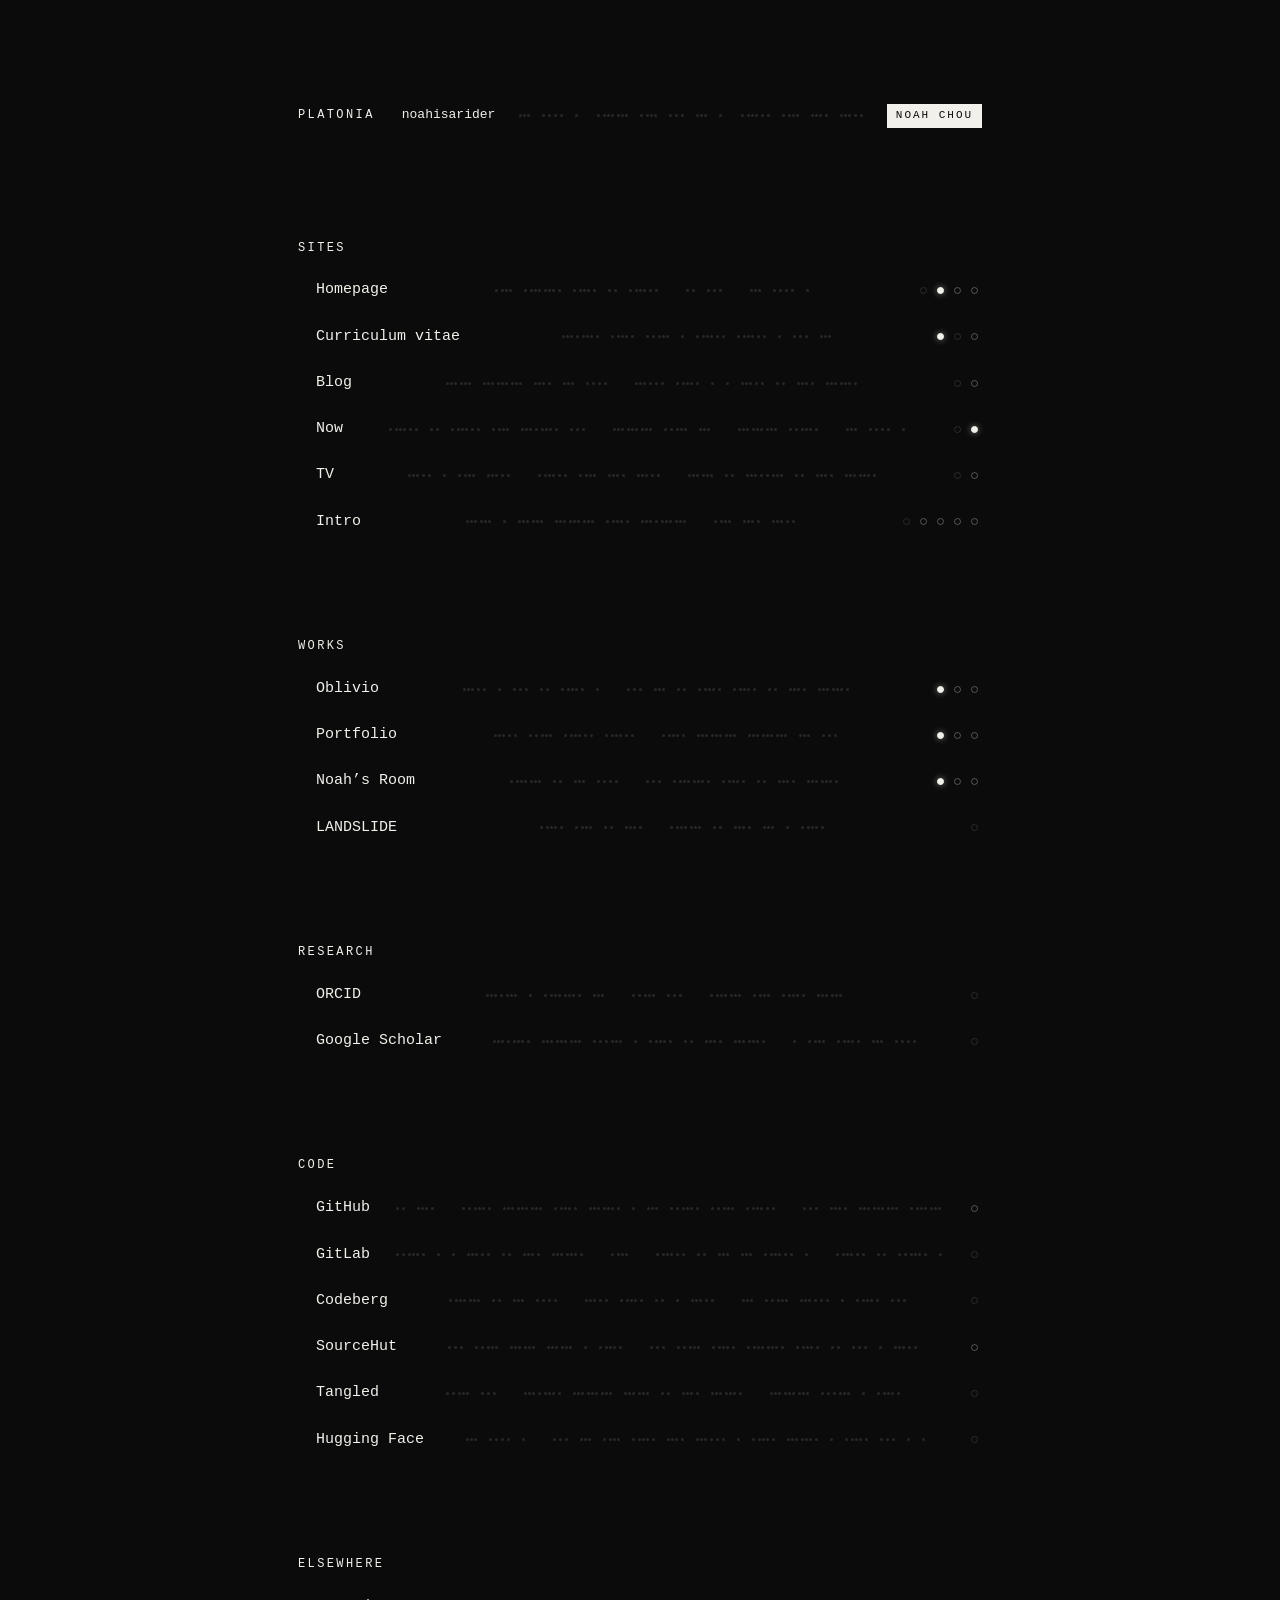
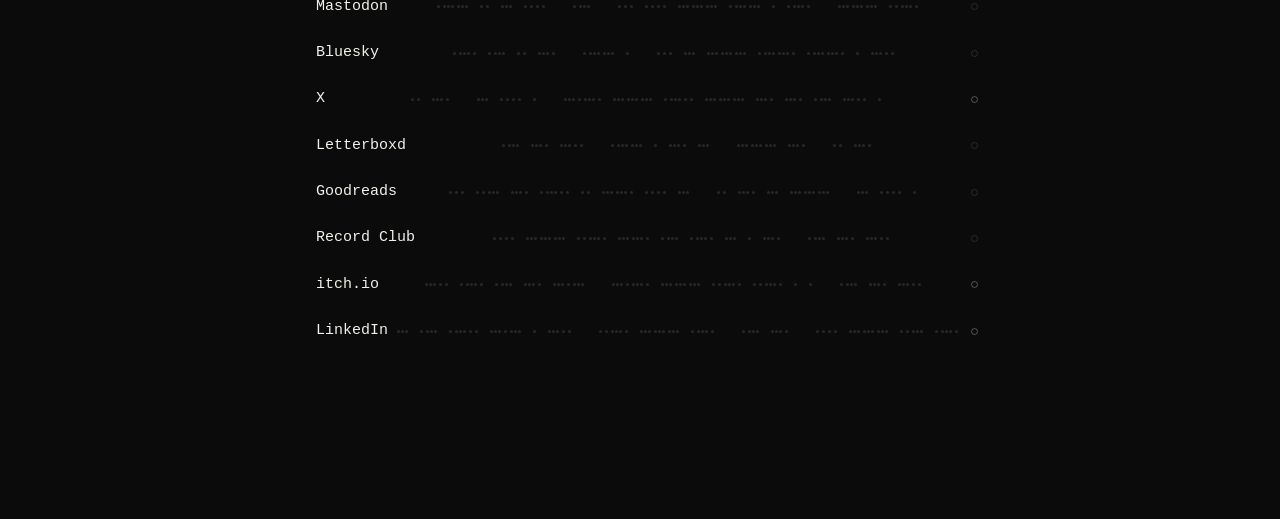
<file: index.html>
<!doctype html>
<html lang="en">
<head>
<meta charset="utf-8">
<meta name="viewport" content="width=device-width, initial-scale=1">
<title>PLATONIA</title>
<meta name="description" content="Every address that belongs to one person: sites, works, code, research and accounts.">
<link rel="canonical" href="https://noahisarider.github.io/platonia/">

<link rel="icon" href="favicon.svg" type="image/svg+xml">
<link rel="icon" href="favicon-32.png" sizes="32x32" type="image/png">
<link rel="icon" href="favicon-16.png" sizes="16x16" type="image/png">
<link rel="apple-touch-icon" href="apple-touch-icon.png">

<link rel="me" href="https://noahisarider.github.io/">
<link rel="me" href="https://noahisarider.gitlab.io/">
<link rel="me" href="https://noahisarider.codeberg.page/">
<link rel="me" href="https://noahisarider.pages.dev/">
<link rel="me" href="https://mastodon.social/@noahisarider">

<meta property="og:type" content="profile">
<meta property="og:title" content="PLATONIA">
<meta property="og:description" content="Every address that belongs to one person.">
<meta property="og:url" content="https://noahisarider.github.io/platonia/">

<link rel="stylesheet" href="style.css">

<script type="application/ld+json">
{
  "@context": "https://schema.org",
  "@type": "ProfilePage",
  "mainEntity": {
    "@type": "Person",
    "name": "Noah Chou",
    "alternateName": ["NoahIsARider", "Fangyanuo Zhou"],
    "url": "https://noahisarider.github.io/platonia/",
    "sameAs": [
      "https://github.com/NoahIsARider",
      "https://gitlab.com/NoahIsARider",
      "https://codeberg.org/NoahIsARider",
      "https://sr.ht/~noahisarider/",
      "https://tangled.org/noahisarider.bsky.social",
      "https://huggingface.co/NoahIsARider",
      "https://noahisarider.itch.io/",
      "https://orcid.org/0009-0008-5164-147X",
      "https://scholar.google.com/citations?user=CLf-BNAAAAAJ",
      "https://www.linkedin.com/in/noahzhou2005",
      "https://mastodon.social/@noahisarider",
      "https://bsky.app/profile/noahisarider.bsky.social",
      "https://x.com/NoahIsARider",
      "https://letterboxd.com/noahisarider/",
      "https://www.goodreads.com/ratkingsyndrome",
      "https://record.club/noahisarider",
      "https://noahisarider.nekoweb.org/",
      "https://noahisarider.neocities.org/",
      "https://envs.net/~noahisarider/",
      "https://noahisarider.pages.dev/",
      "https://noahisarider.github.io/",
      "https://noahisarider.gitlab.io/",
      "https://noahisarider.codeberg.page/",
      "https://fangyanuo-zhou.pages.dev/",
      "https://noahsblog.pages.dev/",
      "https://noahisarider.srht.site/",
      "https://noahsroom.pages.dev/",
      "https://noahisarider.tngl.io/",
      "https://github.com/LandslideLab"
    ]
  }
}
</script>
</head>
<body>
<main>

  <header class="plate">
    <span class="mark">PLATONIA</span>
    <span class="handle">noahisarider</span>
    <span class="morse" aria-hidden="true"><span class="x"><i></i><i></i><i></i></span><i class="g"></i><i></i><i></i><i></i><i></i><i class="g"></i><i></i><i class="gg"></i><i></i><span class="x"><i></i><i></i><i></i></span><span class="x"><i></i><i></i><i></i></span><i class="g"></i><i></i><span class="x"><i></i><i></i><i></i></span><i class="g"></i><i></i><i></i><i></i><i class="g"></i><span class="x"><i></i><i></i><i></i></span><i class="g"></i><i></i><i class="gg"></i><i></i><span class="x"><i></i><i></i><i></i></span><i></i><i></i><i class="g"></i><i></i><span class="x"><i></i><i></i><i></i></span><i class="g"></i><span class="x"><i></i><i></i><i></i></span><i></i><i class="g"></i><span class="x"><i></i><i></i><i></i></span><i></i><i></i></span>
    <span class="stamp">NOAH CHOU</span>
  </header>

  <section class="block">
    <h2 class="label">Sites</h2>
    <ul class="rows">
      <li class="row"><a href="https://noahisarider.pages.dev/" data-alt="https://noahisarider.github.io/|https://noahisarider.gitlab.io/|https://noahisarider.codeberg.page/">Homepage</a><span class="morse" aria-hidden="true"><i></i><span class="x"><i></i><i></i><i></i></span><i class="g"></i><i></i><span class="x"><i></i><i></i><i></i></span><span class="x"><i></i><i></i><i></i></span><i></i><i class="g"></i><i></i><span class="x"><i></i><i></i><i></i></span><i></i><i class="g"></i><i></i><i></i><i class="g"></i><i></i><span class="x"><i></i><i></i><i></i></span><i></i><i></i><i class="g"></i><i class="gg"></i><i></i><i></i><i class="g"></i><i></i><i></i><i></i><i class="g"></i><i class="gg"></i><span class="x"><i></i><i></i><i></i></span><i class="g"></i><i></i><i></i><i></i><i></i><i class="g"></i><i></i></span><span class="dots"></span></li>
      <li class="row"><a href="https://noahisarider.github.io/cv/" data-alt="https://noahisarider.gitlab.io/cv/|https://noahisarider.codeberg.page/cv/">Curriculum vitae</a><span class="morse" aria-hidden="true"><span class="x"><i></i><i></i><i></i></span><i></i><span class="x"><i></i><i></i><i></i></span><i></i><i class="g"></i><i></i><span class="x"><i></i><i></i><i></i></span><i></i><i class="g"></i><i></i><i></i><span class="x"><i></i><i></i><i></i></span><i class="g"></i><i></i><i class="g"></i><i></i><span class="x"><i></i><i></i><i></i></span><i></i><i></i><i class="g"></i><i></i><span class="x"><i></i><i></i><i></i></span><i></i><i></i><i class="g"></i><i></i><i class="g"></i><i></i><i></i><i></i><i class="g"></i><span class="x"><i></i><i></i><i></i></span></span><span class="dots"></span></li>
      <li class="row"><a href="https://noahsblog.pages.dev/" data-alt="https://noahisarider.github.io/noahsblog/">Blog</a><span class="morse" aria-hidden="true"><span class="x"><i></i><i></i><i></i></span><span class="x"><i></i><i></i><i></i></span><i class="g"></i><span class="x"><i></i><i></i><i></i></span><span class="x"><i></i><i></i><i></i></span><span class="x"><i></i><i></i><i></i></span><i class="g"></i><span class="x"><i></i><i></i><i></i></span><i></i><i class="g"></i><span class="x"><i></i><i></i><i></i></span><i class="g"></i><i></i><i></i><i></i><i></i><i class="g"></i><i class="gg"></i><span class="x"><i></i><i></i><i></i></span><i></i><i></i><i></i><i class="g"></i><i></i><span class="x"><i></i><i></i><i></i></span><i></i><i class="g"></i><i></i><i class="g"></i><i></i><i class="g"></i><span class="x"><i></i><i></i><i></i></span><i></i><i></i><i class="g"></i><i></i><i></i><i class="g"></i><span class="x"><i></i><i></i><i></i></span><i></i><i class="g"></i><span class="x"><i></i><i></i><i></i></span><span class="x"><i></i><i></i><i></i></span><i></i></span><span class="dots"></span></li>
      <li class="row"><a href="https://noahisarider.srht.site/" data-alt="https://noahisarider.github.io/now/">Now</a><span class="morse" aria-hidden="true"><i></i><span class="x"><i></i><i></i><i></i></span><i></i><i></i><i class="g"></i><i></i><i></i><i class="g"></i><i></i><span class="x"><i></i><i></i><i></i></span><i></i><i></i><i class="g"></i><i></i><span class="x"><i></i><i></i><i></i></span><i class="g"></i><span class="x"><i></i><i></i><i></i></span><i></i><span class="x"><i></i><i></i><i></i></span><i></i><i class="g"></i><i></i><i></i><i></i><i class="g"></i><i class="gg"></i><span class="x"><i></i><i></i><i></i></span><span class="x"><i></i><i></i><i></i></span><span class="x"><i></i><i></i><i></i></span><i class="g"></i><i></i><i></i><span class="x"><i></i><i></i><i></i></span><i class="g"></i><span class="x"><i></i><i></i><i></i></span><i class="g"></i><i class="gg"></i><span class="x"><i></i><i></i><i></i></span><span class="x"><i></i><i></i><i></i></span><span class="x"><i></i><i></i><i></i></span><i class="g"></i><i></i><i></i><span class="x"><i></i><i></i><i></i></span><i></i><i class="g"></i><i class="gg"></i><span class="x"><i></i><i></i><i></i></span><i class="g"></i><i></i><i></i><i></i><i></i><i class="g"></i><i></i></span><span class="dots"></span></li>
      <li class="row"><a href="https://noahisarider.tngl.io/" data-alt="https://noahisarider.github.io/tv/">TV</a><span class="morse" aria-hidden="true"><span class="x"><i></i><i></i><i></i></span><i></i><i></i><i class="g"></i><i></i><i class="g"></i><i></i><span class="x"><i></i><i></i><i></i></span><i class="g"></i><span class="x"><i></i><i></i><i></i></span><i></i><i></i><i class="g"></i><i class="gg"></i><i></i><span class="x"><i></i><i></i><i></i></span><i></i><i></i><i class="g"></i><i></i><span class="x"><i></i><i></i><i></i></span><i class="g"></i><span class="x"><i></i><i></i><i></i></span><i></i><i class="g"></i><span class="x"><i></i><i></i><i></i></span><i></i><i></i><i class="g"></i><i class="gg"></i><span class="x"><i></i><i></i><i></i></span><span class="x"><i></i><i></i><i></i></span><i class="g"></i><i></i><i></i><i class="g"></i><span class="x"><i></i><i></i><i></i></span><i></i><i></i><span class="x"><i></i><i></i><i></i></span><i class="g"></i><i></i><i></i><i class="g"></i><span class="x"><i></i><i></i><i></i></span><i></i><i class="g"></i><span class="x"><i></i><i></i><i></i></span><span class="x"><i></i><i></i><i></i></span><i></i></span><span class="dots"></span></li>
      <li class="row"><a href="https://noahisarider.nekoweb.org/" data-alt="https://noahisarider.neocities.org/|https://envs.net/~noahisarider/|https://noahisarider.github.io/intro/|https://noahisarider.codeberg.page/intro/">Intro</a><span class="morse" aria-hidden="true"><span class="x"><i></i><i></i><i></i></span><span class="x"><i></i><i></i><i></i></span><i class="g"></i><i></i><i class="g"></i><span class="x"><i></i><i></i><i></i></span><span class="x"><i></i><i></i><i></i></span><i class="g"></i><span class="x"><i></i><i></i><i></i></span><span class="x"><i></i><i></i><i></i></span><span class="x"><i></i><i></i><i></i></span><i class="g"></i><i></i><span class="x"><i></i><i></i><i></i></span><i></i><i class="g"></i><span class="x"><i></i><i></i><i></i></span><i></i><span class="x"><i></i><i></i><i></i></span><span class="x"><i></i><i></i><i></i></span><i class="g"></i><i class="gg"></i><i></i><span class="x"><i></i><i></i><i></i></span><i class="g"></i><span class="x"><i></i><i></i><i></i></span><i></i><i class="g"></i><span class="x"><i></i><i></i><i></i></span><i></i><i></i></span><span class="dots"></span></li>
    </ul>
  </section>

  <section class="block">
    <h2 class="label">Works</h2>
    <ul class="rows">
      <li class="row"><a href="https://noahisarider.github.io/oblivio/" data-alt="https://noahisarider.gitlab.io/oblivio/|https://noahisarider.codeberg.page/oblivio/">Oblivio</a><span class="morse" aria-hidden="true"><span class="x"><i></i><i></i><i></i></span><i></i><i></i><i class="g"></i><i></i><i class="g"></i><i></i><i></i><i></i><i class="g"></i><i></i><i></i><i class="g"></i><i></i><span class="x"><i></i><i></i><i></i></span><i></i><i class="g"></i><i></i><i class="g"></i><i class="gg"></i><i></i><i></i><i></i><i class="g"></i><span class="x"><i></i><i></i><i></i></span><i class="g"></i><i></i><i></i><i class="g"></i><i></i><span class="x"><i></i><i></i><i></i></span><i></i><i class="g"></i><i></i><span class="x"><i></i><i></i><i></i></span><i></i><i class="g"></i><i></i><i></i><i class="g"></i><span class="x"><i></i><i></i><i></i></span><i></i><i class="g"></i><span class="x"><i></i><i></i><i></i></span><span class="x"><i></i><i></i><i></i></span><i></i></span><span class="dots"></span></li>
      <li class="row"><a href="https://noahisarider.github.io/oblivio/portfolio/" data-alt="https://noahisarider.gitlab.io/oblivio/portfolio/|https://noahisarider.codeberg.page/oblivio/portfolio/">Portfolio</a><span class="morse" aria-hidden="true"><span class="x"><i></i><i></i><i></i></span><i></i><i></i><i class="g"></i><i></i><i></i><span class="x"><i></i><i></i><i></i></span><i class="g"></i><i></i><span class="x"><i></i><i></i><i></i></span><i></i><i></i><i class="g"></i><i></i><span class="x"><i></i><i></i><i></i></span><i></i><i></i><i class="g"></i><i class="gg"></i><i></i><span class="x"><i></i><i></i><i></i></span><i></i><i class="g"></i><span class="x"><i></i><i></i><i></i></span><span class="x"><i></i><i></i><i></i></span><span class="x"><i></i><i></i><i></i></span><i class="g"></i><span class="x"><i></i><i></i><i></i></span><span class="x"><i></i><i></i><i></i></span><span class="x"><i></i><i></i><i></i></span><i class="g"></i><span class="x"><i></i><i></i><i></i></span><i class="g"></i><i></i><i></i><i></i></span><span class="dots"></span></li>
      <li class="row"><a href="https://noahisarider.github.io/noahsroom/" data-alt="https://noahisarider.gitlab.io/noahsroom/|https://noahisarider.codeberg.page/noahsroom/">Noah&rsquo;s Room</a><span class="morse" aria-hidden="true"><i></i><span class="x"><i></i><i></i><i></i></span><span class="x"><i></i><i></i><i></i></span><i class="g"></i><i></i><i></i><i class="g"></i><span class="x"><i></i><i></i><i></i></span><i class="g"></i><i></i><i></i><i></i><i></i><i class="g"></i><i class="gg"></i><i></i><i></i><i></i><i class="g"></i><i></i><span class="x"><i></i><i></i><i></i></span><span class="x"><i></i><i></i><i></i></span><i></i><i class="g"></i><i></i><span class="x"><i></i><i></i><i></i></span><i></i><i class="g"></i><i></i><i></i><i class="g"></i><span class="x"><i></i><i></i><i></i></span><i></i><i class="g"></i><span class="x"><i></i><i></i><i></i></span><span class="x"><i></i><i></i><i></i></span><i></i></span><span class="dots"></span></li>
      <li class="row"><a href="https://github.com/LandslideLab">LANDSLIDE</a><span class="morse" aria-hidden="true"><i></i><span class="x"><i></i><i></i><i></i></span><i></i><i class="g"></i><i></i><span class="x"><i></i><i></i><i></i></span><i class="g"></i><i></i><i></i><i class="g"></i><span class="x"><i></i><i></i><i></i></span><i></i><i class="g"></i><i class="gg"></i><i></i><span class="x"><i></i><i></i><i></i></span><span class="x"><i></i><i></i><i></i></span><i class="g"></i><i></i><i></i><i class="g"></i><span class="x"><i></i><i></i><i></i></span><i></i><i class="g"></i><span class="x"><i></i><i></i><i></i></span><i class="g"></i><i></i><i class="g"></i><i></i><span class="x"><i></i><i></i><i></i></span><i></i></span><span class="dots"></span></li>
    </ul>
  </section>

  <section class="block">
    <h2 class="label">Research</h2>
    <ul class="rows">
      <li class="row"><a href="https://orcid.org/0009-0008-5164-147X">ORCID</a><span class="morse" aria-hidden="true"><span class="x"><i></i><i></i><i></i></span><i></i><span class="x"><i></i><i></i><i></i></span><i class="g"></i><i></i><i class="g"></i><i></i><span class="x"><i></i><i></i><i></i></span><span class="x"><i></i><i></i><i></i></span><i></i><i class="g"></i><span class="x"><i></i><i></i><i></i></span><i class="g"></i><i class="gg"></i><i></i><i></i><span class="x"><i></i><i></i><i></i></span><i class="g"></i><i></i><i></i><i></i><i class="g"></i><i class="gg"></i><i></i><span class="x"><i></i><i></i><i></i></span><span class="x"><i></i><i></i><i></i></span><i class="g"></i><i></i><span class="x"><i></i><i></i><i></i></span><i class="g"></i><i></i><span class="x"><i></i><i></i><i></i></span><i></i><i class="g"></i><span class="x"><i></i><i></i><i></i></span><span class="x"><i></i><i></i><i></i></span></span><span class="dots"></span></li>
      <li class="row"><a href="https://scholar.google.com/citations?user=CLf-BNAAAAAJ">Google Scholar</a><span class="morse" aria-hidden="true"><span class="x"><i></i><i></i><i></i></span><i></i><span class="x"><i></i><i></i><i></i></span><i></i><i class="g"></i><span class="x"><i></i><i></i><i></i></span><span class="x"><i></i><i></i><i></i></span><span class="x"><i></i><i></i><i></i></span><i class="g"></i><i></i><i></i><i></i><span class="x"><i></i><i></i><i></i></span><i class="g"></i><i></i><i class="g"></i><i></i><span class="x"><i></i><i></i><i></i></span><i></i><i class="g"></i><i></i><i></i><i class="g"></i><span class="x"><i></i><i></i><i></i></span><i></i><i class="g"></i><span class="x"><i></i><i></i><i></i></span><span class="x"><i></i><i></i><i></i></span><i></i><i class="g"></i><i class="gg"></i><i></i><i class="g"></i><i></i><span class="x"><i></i><i></i><i></i></span><i class="g"></i><i></i><span class="x"><i></i><i></i><i></i></span><i></i><i class="g"></i><span class="x"><i></i><i></i><i></i></span><i class="g"></i><i></i><i></i><i></i><i></i></span><span class="dots"></span></li>
    </ul>
  </section>

  <section class="block">
    <h2 class="label">Code</h2>
    <ul class="rows">
      <li class="row"><a href="https://github.com/NoahIsARider">GitHub</a><span class="morse" aria-hidden="true"><i></i><i></i><i class="g"></i><span class="x"><i></i><i></i><i></i></span><i></i><i class="g"></i><i class="gg"></i><i></i><i></i><span class="x"><i></i><i></i><i></i></span><i></i><i class="g"></i><span class="x"><i></i><i></i><i></i></span><span class="x"><i></i><i></i><i></i></span><span class="x"><i></i><i></i><i></i></span><i class="g"></i><i></i><span class="x"><i></i><i></i><i></i></span><i></i><i class="g"></i><span class="x"><i></i><i></i><i></i></span><span class="x"><i></i><i></i><i></i></span><i></i><i class="g"></i><i></i><i class="g"></i><span class="x"><i></i><i></i><i></i></span><i class="g"></i><i></i><i></i><span class="x"><i></i><i></i><i></i></span><i></i><i class="g"></i><i></i><i></i><span class="x"><i></i><i></i><i></i></span><i class="g"></i><i></i><span class="x"><i></i><i></i><i></i></span><i></i><i></i><i class="g"></i><i class="gg"></i><i></i><i></i><i></i><i class="g"></i><span class="x"><i></i><i></i><i></i></span><i></i><i class="g"></i><span class="x"><i></i><i></i><i></i></span><span class="x"><i></i><i></i><i></i></span><span class="x"><i></i><i></i><i></i></span><i class="g"></i><i></i><span class="x"><i></i><i></i><i></i></span><span class="x"><i></i><i></i><i></i></span></span><span class="dots"></span></li>
      <li class="row"><a href="https://gitlab.com/NoahIsARider">GitLab</a><span class="morse" aria-hidden="true"><i></i><i></i><span class="x"><i></i><i></i><i></i></span><i></i><i class="g"></i><i></i><i class="g"></i><i></i><i class="g"></i><span class="x"><i></i><i></i><i></i></span><i></i><i></i><i class="g"></i><i></i><i></i><i class="g"></i><span class="x"><i></i><i></i><i></i></span><i></i><i class="g"></i><span class="x"><i></i><i></i><i></i></span><span class="x"><i></i><i></i><i></i></span><i></i><i class="g"></i><i class="gg"></i><i></i><span class="x"><i></i><i></i><i></i></span><i class="g"></i><i class="gg"></i><i></i><span class="x"><i></i><i></i><i></i></span><i></i><i></i><i class="g"></i><i></i><i></i><i class="g"></i><span class="x"><i></i><i></i><i></i></span><i class="g"></i><span class="x"><i></i><i></i><i></i></span><i class="g"></i><i></i><span class="x"><i></i><i></i><i></i></span><i></i><i></i><i class="g"></i><i></i><i class="g"></i><i class="gg"></i><i></i><span class="x"><i></i><i></i><i></i></span><i></i><i></i><i class="g"></i><i></i><i></i><i class="g"></i><i></i><i></i><span class="x"><i></i><i></i><i></i></span><i></i><i class="g"></i><i></i></span><span class="dots"></span></li>
      <li class="row"><a href="https://codeberg.org/NoahIsARider">Codeberg</a><span class="morse" aria-hidden="true"><i></i><span class="x"><i></i><i></i><i></i></span><span class="x"><i></i><i></i><i></i></span><i class="g"></i><i></i><i></i><i class="g"></i><span class="x"><i></i><i></i><i></i></span><i class="g"></i><i></i><i></i><i></i><i></i><i class="g"></i><i class="gg"></i><span class="x"><i></i><i></i><i></i></span><i></i><i></i><i class="g"></i><i></i><span class="x"><i></i><i></i><i></i></span><i></i><i class="g"></i><i></i><i></i><i class="g"></i><i></i><i class="g"></i><span class="x"><i></i><i></i><i></i></span><i></i><i></i><i class="g"></i><i class="gg"></i><span class="x"><i></i><i></i><i></i></span><i class="g"></i><i></i><i></i><span class="x"><i></i><i></i><i></i></span><i class="g"></i><span class="x"><i></i><i></i><i></i></span><i></i><i></i><i></i><i class="g"></i><i></i><i class="g"></i><i></i><span class="x"><i></i><i></i><i></i></span><i></i><i class="g"></i><i></i><i></i><i></i></span><span class="dots"></span></li>
      <li class="row"><a href="https://sr.ht/~noahisarider/">SourceHut</a><span class="morse" aria-hidden="true"><i></i><i></i><i></i><i class="g"></i><i></i><i></i><span class="x"><i></i><i></i><i></i></span><i class="g"></i><span class="x"><i></i><i></i><i></i></span><span class="x"><i></i><i></i><i></i></span><i class="g"></i><span class="x"><i></i><i></i><i></i></span><span class="x"><i></i><i></i><i></i></span><i class="g"></i><i></i><i class="g"></i><i></i><span class="x"><i></i><i></i><i></i></span><i></i><i class="g"></i><i class="gg"></i><i></i><i></i><i></i><i class="g"></i><i></i><i></i><span class="x"><i></i><i></i><i></i></span><i class="g"></i><i></i><span class="x"><i></i><i></i><i></i></span><i></i><i class="g"></i><i></i><span class="x"><i></i><i></i><i></i></span><span class="x"><i></i><i></i><i></i></span><i></i><i class="g"></i><i></i><span class="x"><i></i><i></i><i></i></span><i></i><i class="g"></i><i></i><i></i><i class="g"></i><i></i><i></i><i></i><i class="g"></i><i></i><i class="g"></i><span class="x"><i></i><i></i><i></i></span><i></i><i></i></span><span class="dots"></span></li>
      <li class="row"><a href="https://tangled.org/noahisarider.bsky.social">Tangled</a><span class="morse" aria-hidden="true"><i></i><i></i><span class="x"><i></i><i></i><i></i></span><i class="g"></i><i></i><i></i><i></i><i class="g"></i><i class="gg"></i><span class="x"><i></i><i></i><i></i></span><i></i><span class="x"><i></i><i></i><i></i></span><i></i><i class="g"></i><span class="x"><i></i><i></i><i></i></span><span class="x"><i></i><i></i><i></i></span><span class="x"><i></i><i></i><i></i></span><i class="g"></i><span class="x"><i></i><i></i><i></i></span><span class="x"><i></i><i></i><i></i></span><i class="g"></i><i></i><i></i><i class="g"></i><span class="x"><i></i><i></i><i></i></span><i></i><i class="g"></i><span class="x"><i></i><i></i><i></i></span><span class="x"><i></i><i></i><i></i></span><i></i><i class="g"></i><i class="gg"></i><span class="x"><i></i><i></i><i></i></span><span class="x"><i></i><i></i><i></i></span><span class="x"><i></i><i></i><i></i></span><i class="g"></i><i></i><i></i><i></i><span class="x"><i></i><i></i><i></i></span><i class="g"></i><i></i><i class="g"></i><i></i><span class="x"><i></i><i></i><i></i></span><i></i></span><span class="dots"></span></li>
      <li class="row"><a href="https://huggingface.co/NoahIsARider">Hugging Face</a><span class="morse" aria-hidden="true"><span class="x"><i></i><i></i><i></i></span><i class="g"></i><i></i><i></i><i></i><i></i><i class="g"></i><i></i><i class="g"></i><i class="gg"></i><i></i><i></i><i></i><i class="g"></i><span class="x"><i></i><i></i><i></i></span><i class="g"></i><i></i><span class="x"><i></i><i></i><i></i></span><i class="g"></i><i></i><span class="x"><i></i><i></i><i></i></span><i></i><i class="g"></i><span class="x"><i></i><i></i><i></i></span><i></i><i class="g"></i><span class="x"><i></i><i></i><i></i></span><i></i><i></i><i></i><i class="g"></i><i></i><i class="g"></i><i></i><span class="x"><i></i><i></i><i></i></span><i></i><i class="g"></i><span class="x"><i></i><i></i><i></i></span><span class="x"><i></i><i></i><i></i></span><i></i><i class="g"></i><i></i><i class="g"></i><i></i><span class="x"><i></i><i></i><i></i></span><i></i><i class="g"></i><i></i><i></i><i></i><i class="g"></i><i></i><i class="g"></i><i></i></span><span class="dots"></span></li>
    </ul>
  </section>

  <section class="block">
    <h2 class="label">Elsewhere</h2>
    <ul class="rows">
      <li class="row"><a href="https://mastodon.social/@noahisarider">Mastodon</a><span class="morse" aria-hidden="true"><i></i><span class="x"><i></i><i></i><i></i></span><span class="x"><i></i><i></i><i></i></span><i class="g"></i><i></i><i></i><i class="g"></i><span class="x"><i></i><i></i><i></i></span><i class="g"></i><i></i><i></i><i></i><i></i><i class="g"></i><i class="gg"></i><i></i><span class="x"><i></i><i></i><i></i></span><i class="g"></i><i class="gg"></i><i></i><i></i><i></i><i class="g"></i><i></i><i></i><i></i><i></i><i class="g"></i><span class="x"><i></i><i></i><i></i></span><span class="x"><i></i><i></i><i></i></span><span class="x"><i></i><i></i><i></i></span><i class="g"></i><i></i><span class="x"><i></i><i></i><i></i></span><span class="x"><i></i><i></i><i></i></span><i class="g"></i><i></i><i class="g"></i><i></i><span class="x"><i></i><i></i><i></i></span><i></i><i class="g"></i><i class="gg"></i><span class="x"><i></i><i></i><i></i></span><span class="x"><i></i><i></i><i></i></span><span class="x"><i></i><i></i><i></i></span><i class="g"></i><i></i><i></i><span class="x"><i></i><i></i><i></i></span><i></i></span><span class="dots"></span></li>
      <li class="row"><a href="https://bsky.app/profile/noahisarider.bsky.social">Bluesky</a><span class="morse" aria-hidden="true"><i></i><span class="x"><i></i><i></i><i></i></span><i></i><i class="g"></i><i></i><span class="x"><i></i><i></i><i></i></span><i class="g"></i><i></i><i></i><i class="g"></i><span class="x"><i></i><i></i><i></i></span><i></i><i class="g"></i><i class="gg"></i><i></i><span class="x"><i></i><i></i><i></i></span><span class="x"><i></i><i></i><i></i></span><i class="g"></i><i></i><i class="g"></i><i class="gg"></i><i></i><i></i><i></i><i class="g"></i><span class="x"><i></i><i></i><i></i></span><i class="g"></i><span class="x"><i></i><i></i><i></i></span><span class="x"><i></i><i></i><i></i></span><span class="x"><i></i><i></i><i></i></span><i class="g"></i><i></i><span class="x"><i></i><i></i><i></i></span><span class="x"><i></i><i></i><i></i></span><i></i><i class="g"></i><i></i><span class="x"><i></i><i></i><i></i></span><span class="x"><i></i><i></i><i></i></span><i></i><i class="g"></i><i></i><i class="g"></i><span class="x"><i></i><i></i><i></i></span><i></i><i></i></span><span class="dots"></span></li>
      <li class="row"><a href="https://x.com/NoahIsARider">X</a><span class="morse" aria-hidden="true"><i></i><i></i><i class="g"></i><span class="x"><i></i><i></i><i></i></span><i></i><i class="g"></i><i class="gg"></i><span class="x"><i></i><i></i><i></i></span><i class="g"></i><i></i><i></i><i></i><i></i><i class="g"></i><i></i><i class="g"></i><i class="gg"></i><span class="x"><i></i><i></i><i></i></span><i></i><span class="x"><i></i><i></i><i></i></span><i></i><i class="g"></i><span class="x"><i></i><i></i><i></i></span><span class="x"><i></i><i></i><i></i></span><span class="x"><i></i><i></i><i></i></span><i class="g"></i><i></i><span class="x"><i></i><i></i><i></i></span><i></i><i></i><i class="g"></i><span class="x"><i></i><i></i><i></i></span><span class="x"><i></i><i></i><i></i></span><span class="x"><i></i><i></i><i></i></span><i class="g"></i><span class="x"><i></i><i></i><i></i></span><i></i><i class="g"></i><span class="x"><i></i><i></i><i></i></span><i></i><i class="g"></i><i></i><span class="x"><i></i><i></i><i></i></span><i class="g"></i><span class="x"><i></i><i></i><i></i></span><i></i><i></i><i class="g"></i><i></i></span><span class="dots"></span></li>
      <li class="row"><a href="https://letterboxd.com/noahisarider/">Letterboxd</a><span class="morse" aria-hidden="true"><i></i><span class="x"><i></i><i></i><i></i></span><i class="g"></i><span class="x"><i></i><i></i><i></i></span><i></i><i class="g"></i><span class="x"><i></i><i></i><i></i></span><i></i><i></i><i class="g"></i><i class="gg"></i><i></i><span class="x"><i></i><i></i><i></i></span><span class="x"><i></i><i></i><i></i></span><i class="g"></i><i></i><i class="g"></i><span class="x"><i></i><i></i><i></i></span><i></i><i class="g"></i><span class="x"><i></i><i></i><i></i></span><i class="g"></i><i class="gg"></i><span class="x"><i></i><i></i><i></i></span><span class="x"><i></i><i></i><i></i></span><span class="x"><i></i><i></i><i></i></span><i class="g"></i><span class="x"><i></i><i></i><i></i></span><i></i><i class="g"></i><i class="gg"></i><i></i><i></i><i class="g"></i><span class="x"><i></i><i></i><i></i></span><i></i></span><span class="dots"></span></li>
      <li class="row"><a href="https://www.goodreads.com/ratkingsyndrome">Goodreads</a><span class="morse" aria-hidden="true"><i></i><i></i><i></i><i class="g"></i><i></i><i></i><span class="x"><i></i><i></i><i></i></span><i class="g"></i><span class="x"><i></i><i></i><i></i></span><i></i><i class="g"></i><i></i><span class="x"><i></i><i></i><i></i></span><i></i><i></i><i class="g"></i><i></i><i></i><i class="g"></i><span class="x"><i></i><i></i><i></i></span><span class="x"><i></i><i></i><i></i></span><i></i><i class="g"></i><i></i><i></i><i></i><i></i><i class="g"></i><span class="x"><i></i><i></i><i></i></span><i class="g"></i><i class="gg"></i><i></i><i></i><i class="g"></i><span class="x"><i></i><i></i><i></i></span><i></i><i class="g"></i><span class="x"><i></i><i></i><i></i></span><i class="g"></i><span class="x"><i></i><i></i><i></i></span><span class="x"><i></i><i></i><i></i></span><span class="x"><i></i><i></i><i></i></span><i class="g"></i><i class="gg"></i><span class="x"><i></i><i></i><i></i></span><i class="g"></i><i></i><i></i><i></i><i></i><i class="g"></i><i></i></span><span class="dots"></span></li>
      <li class="row"><a href="https://record.club/noahisarider">Record Club</a><span class="morse" aria-hidden="true"><i></i><i></i><i></i><i></i><i class="g"></i><span class="x"><i></i><i></i><i></i></span><span class="x"><i></i><i></i><i></i></span><span class="x"><i></i><i></i><i></i></span><i class="g"></i><i></i><i></i><span class="x"><i></i><i></i><i></i></span><i></i><i class="g"></i><span class="x"><i></i><i></i><i></i></span><span class="x"><i></i><i></i><i></i></span><i></i><i class="g"></i><i></i><span class="x"><i></i><i></i><i></i></span><i class="g"></i><i></i><span class="x"><i></i><i></i><i></i></span><i></i><i class="g"></i><span class="x"><i></i><i></i><i></i></span><i class="g"></i><i></i><i class="g"></i><span class="x"><i></i><i></i><i></i></span><i></i><i class="g"></i><i class="gg"></i><i></i><span class="x"><i></i><i></i><i></i></span><i class="g"></i><span class="x"><i></i><i></i><i></i></span><i></i><i class="g"></i><span class="x"><i></i><i></i><i></i></span><i></i><i></i></span><span class="dots"></span></li>
      <li class="row"><a href="https://noahisarider.itch.io/">itch.io</a><span class="morse" aria-hidden="true"><span class="x"><i></i><i></i><i></i></span><i></i><i></i><i class="g"></i><i></i><span class="x"><i></i><i></i><i></i></span><i></i><i class="g"></i><i></i><span class="x"><i></i><i></i><i></i></span><i class="g"></i><span class="x"><i></i><i></i><i></i></span><i></i><i class="g"></i><span class="x"><i></i><i></i><i></i></span><i></i><span class="x"><i></i><i></i><i></i></span><i class="g"></i><i class="gg"></i><span class="x"><i></i><i></i><i></i></span><i></i><span class="x"><i></i><i></i><i></i></span><i></i><i class="g"></i><span class="x"><i></i><i></i><i></i></span><span class="x"><i></i><i></i><i></i></span><span class="x"><i></i><i></i><i></i></span><i class="g"></i><i></i><i></i><span class="x"><i></i><i></i><i></i></span><i></i><i class="g"></i><i></i><i></i><span class="x"><i></i><i></i><i></i></span><i></i><i class="g"></i><i></i><i class="g"></i><i></i><i class="g"></i><i class="gg"></i><i></i><span class="x"><i></i><i></i><i></i></span><i class="g"></i><span class="x"><i></i><i></i><i></i></span><i></i><i class="g"></i><span class="x"><i></i><i></i><i></i></span><i></i><i></i></span><span class="dots"></span></li>
      <li class="row"><a href="https://www.linkedin.com/in/noahzhou2005">LinkedIn</a><span class="morse" aria-hidden="true"><span class="x"><i></i><i></i><i></i></span><i class="g"></i><i></i><span class="x"><i></i><i></i><i></i></span><i class="g"></i><i></i><span class="x"><i></i><i></i><i></i></span><i></i><i></i><i class="g"></i><span class="x"><i></i><i></i><i></i></span><i></i><span class="x"><i></i><i></i><i></i></span><i class="g"></i><i></i><i class="g"></i><span class="x"><i></i><i></i><i></i></span><i></i><i></i><i class="g"></i><i class="gg"></i><i></i><i></i><span class="x"><i></i><i></i><i></i></span><i></i><i class="g"></i><span class="x"><i></i><i></i><i></i></span><span class="x"><i></i><i></i><i></i></span><span class="x"><i></i><i></i><i></i></span><i class="g"></i><i></i><span class="x"><i></i><i></i><i></i></span><i></i><i class="g"></i><i class="gg"></i><i></i><span class="x"><i></i><i></i><i></i></span><i class="g"></i><span class="x"><i></i><i></i><i></i></span><i></i><i class="g"></i><i class="gg"></i><i></i><i></i><i></i><i></i><i class="g"></i><span class="x"><i></i><i></i><i></i></span><span class="x"><i></i><i></i><i></i></span><span class="x"><i></i><i></i><i></i></span><i class="g"></i><i></i><i></i><span class="x"><i></i><i></i><i></i></span><i class="g"></i><i></i><span class="x"><i></i><i></i><i></i></span><i></i></span><span class="dots"></span></li>
    </ul>
  </section>

</main>

<script>
/* One lamp per address. Each circle is itself the link to that address, so a
   reader can pick a host by hand; the row's name follows the first address in
   the list that answers, which is where a careless click goes.
   Lamps light in sequence rather than all at once, and every so often one of
   them is tested again, the way a filament re-lights for a moment. */
(function () {
  var FETCH_LIMIT = 3500;
  var ICON_LIMIT = 2500;
  var ICONS = ["/favicon.ico", "/favicon.png", "/icon.png"];
  var STAGGER = 260;          /* gap between neighbouring lamps */
  var JITTER = 520;           /* so the row never lights at an even pace */
  var LIGHT = 900;            /* matches the CSS transition */
  var TWINKLE_EVERY = 5200;

  function byFetch(url) {
    var ctrl = new AbortController();
    var timer = setTimeout(function () { ctrl.abort(); }, FETCH_LIMIT);
    return fetch(url, { mode: "no-cors", cache: "no-store", signal: ctrl.signal })
      .then(function () { clearTimeout(timer); return true; })
      .catch(function () { clearTimeout(timer); return false; });
  }

  function byIcon(url) {
    return new Promise(function (resolve) {
      var settled = false;
      var failures = 0;
      function finish(ok) {
        if (settled) return;
        settled = true;
        resolve(ok);
      }
      ICONS.forEach(function (path) {
        var img = new Image();
        var timer = setTimeout(function () {
          failures++;
          if (failures === ICONS.length) finish(false);
        }, ICON_LIMIT);
        img.onload = function () { clearTimeout(timer); finish(true); };
        img.onerror = function () {
          clearTimeout(timer);
          failures++;
          if (failures === ICONS.length) finish(false);
        };
        img.src = new URL(path, url).href + "?p=" + Date.now();
      });
    });
  }

  /* one miss is not proof: a bot wall answers by turns, so ask twice */
  function reachable(url) {
    return byFetch(url)
      .then(function (ok) { return ok ? true : byIcon(url); })
      .then(function (ok) {
        if (ok) return true;
        return new Promise(function (r) { setTimeout(r, 900); })
          .then(function () { return byFetch(url); })
          .then(function (again) { return again ? true : byIcon(url); });
      });
  }

  function label(url) {
    return url.replace(/^https?:\/\//, "").replace(/\/$/, "");
  }

  var lamps = [];   /* { dot, url, row, ok } */

  Array.prototype.forEach.call(document.querySelectorAll(".row"), function (row) {
    var link = row.querySelector("a");
    var holder = row.querySelector(".dots");
    if (!link || !holder) return;

    var candidates = [link.getAttribute("href")].concat(
      link.dataset.alt ? link.dataset.alt.split("|") : []
    );

    var entries = candidates.map(function (url, i) {
      var dot = document.createElement("a");
      dot.className = "dot";
      dot.href = url;
      dot.title = label(url);
      dot.setAttribute("aria-label", link.textContent.trim() + " on " + label(url));
      holder.appendChild(dot);
      var entry = { dot: dot, url: url, row: row, link: link, index: i, ok: null };
      lamps.push(entry);
      return entry;
    });

    /* first pass: ask every address, then light them one after another */
    Promise.all(entries.map(function (entry) {
      return reachable(entry.url).then(function (ok) { return { entry: entry, ok: ok }; });
    })).then(function (results) {
      results.forEach(function (r) {
        r.entry.ok = r.ok;
      });

      results.forEach(function (r, i) {
        var delay = i * STAGGER + Math.random() * JITTER;
        setTimeout(function () {
          if (!r.ok) { r.entry.dot.classList.add("dead"); return; }
          r.entry.dot.classList.add("on");
          if (i === 0 || !results[0].ok) { /* name link already prefers order */ }
        }, delay);
      });

      /* the row's own link follows the first address that answered */
      for (var i = 0; i < results.length; i++) {
        if (results[i].ok) {
          link.setAttribute("href", results[i].entry.url);
          link.setAttribute("title", label(results[i].entry.url));
          break;
        }
      }
    });
  });

  /* a lamp re-tested now and then: it dims, answers, and comes back up */
  if (!lamps.length) return;
  setInterval(function () {
    var pick = lamps[Math.floor(Math.random() * lamps.length)];
    if (!pick) return;
    pick.dot.classList.add("blink");
    reachable(pick.url).then(function (ok) {
      setTimeout(function () {
        pick.dot.classList.remove("blink");
        /* a re-test can bring a dark lamp up, but a single miss must not put a
           working one out: the network stutters more often than it dies */
        if (ok) {
          pick.ok = true;
          pick.dot.classList.add("on");
          pick.dot.classList.remove("dead");
        } else if (pick.ok === false) {
          pick.dot.classList.add("dead");
        }
      }, LIGHT * 0.6);
    });
  }, TWINKLE_EVERY);
})();
</script>
</body>
</html>
</file>
<file: style.css>
/* platonia — the same column as before, printed on black. */

:root {
  --paper: #0b0b0b;
  --ink: #f2f0ea;
  --link: #f2f0ea;
  --muted: rgba(242, 240, 234, 0.46);
  --rule: rgba(242, 240, 234, 0.1);
  --mono: ui-monospace, "Cascadia Mono", "SF Mono", "Consolas", "Liberation Mono", Menlo, monospace;
}

*,
*::before,
*::after {
  box-sizing: border-box;
}

html {
  background: var(--paper);
}

body {
  margin: 0;
  padding: 104px 32px 176px;
  background: var(--paper);
  color: var(--ink);
  font-family: var(--mono);
  font-size: 15px;
  font-weight: 400;
  line-height: 1.62;
  font-variant-ligatures: none;
  -webkit-font-smoothing: antialiased;
  text-rendering: optimizeLegibility;
}

main {
  width: 76ch;
  margin: 0 auto;
}

/* ── plate ─────────────────────────────────────────────────────────── */

.plate {
  display: flex;
  align-items: baseline;
  gap: 3ch;
  margin: 0 0 112px;
}

.plate .mark {
  font-size: 12px;
  font-weight: 500;
  letter-spacing: 0.2em;
}

.plate .handle {
  font-size: 13px;
}

.plate .morse {
  align-self: center;
  margin: 0 1ch;
}

.plate .stamp {
  padding: 3px 9px 4px;
  background: var(--ink);
  color: var(--paper);
  font-size: 11px;
  font-weight: 500;
  line-height: 1.5;
  letter-spacing: 0.18em;
  white-space: nowrap;
}

/* ── blocks ────────────────────────────────────────────────────────── */

.block + .block {
  margin-top: 104px;
}

.label {
  margin: 0 0 22px;
  font-size: 12px;
  font-weight: 500;
  line-height: 1.4;
  letter-spacing: 0.2em;
  text-transform: uppercase;
}

.rows {
  margin: 0;
  padding: 0 0 0 2ch;
  list-style: none;
}

.row {
  display: grid;
  grid-template-columns: auto minmax(0, 1fr) auto;
  column-gap: 3ch;
  align-items: center;
}

.row + .row {
  margin-top: 22px;
}

/* ── lamps ─────────────────────────────────────────────────────────── */

.dots {
  display: inline-flex;
  align-items: center;
  gap: 2px;
}

/* each circle is a link to that one address, with a hit area larger than
   the circle itself */
.dot {
  width: 15px;
  height: 15px;
  display: inline-flex;
  align-items: center;
  justify-content: center;
  border-radius: 50%;
  text-decoration: none;
}

.dot::before {
  content: "";
  width: 7px;
  height: 7px;
  border-radius: 50%;
  border: 1px solid rgba(242, 240, 234, 0.3);
  transition:
    background-color 900ms cubic-bezier(0.22, 0.68, 0.3, 1),
    border-color 900ms cubic-bezier(0.22, 0.68, 0.3, 1),
    box-shadow 900ms cubic-bezier(0.22, 0.68, 0.3, 1),
    opacity 600ms linear;
}

/* lit: filled, with the faint bloom of a filament */
.dot.on::before {
  background: var(--ink);
  border-color: var(--ink);
  box-shadow: 0 0 6px rgba(242, 240, 234, 0.45), 0 0 14px rgba(242, 240, 234, 0.14);
}

.dot.dead::before {
  border-color: rgba(242, 240, 234, 0.12);
}

.dot:hover::before,
.dot:focus-visible::before {
  border-color: var(--ink);
}

/* the periodic re-test: the lamp dips and comes back */
.dot.blink::before {
  opacity: 0.25;
}

/* ── morse ─────────────────────────────────────────────────────────── */

/* Decoration only: a line of small grey dots floating in the middle of the
   space between a name and its lamps. The dots are smaller and dimmer than the
   lamps on purpose — nobody should read them before they read the lights.
   Read top to bottom, they spell the opening of The Waste Land. */
.morse {
  display: flex;
  flex: 1;
  align-items: center;
  justify-content: center;
  gap: 3px;
  min-width: 0;
  color: var(--muted);
  opacity: 0.27;
  pointer-events: none;
  white-space: nowrap;
  user-select: none;
}

.morse i {
  display: block;
  flex: none;
  width: 3px;
  height: 3px;
  border-radius: 50%;
  background: currentColor;
}

/* a dash: three dots packed tight, so length reads as density, not as a bar */
.morse .x {
  display: inline-flex;
  flex: none;
  gap: 1px;
}

/* the pause between two letters */
.morse i.g {
  width: 6px;
  height: 0;
  background: transparent;
}

/* the pause between two words */
.morse i.gg {
  width: 13px;
  height: 0;
  background: transparent;
}

/* ── links ─────────────────────────────────────────────────────────── */

a {
  color: var(--link);
  text-decoration: none;
}

a:hover,
a:focus-visible {
  text-decoration: underline;
  text-decoration-thickness: 1px;
  text-underline-offset: 3px;
}

:focus-visible {
  outline: 1px solid var(--link);
  outline-offset: 3px;
}

::selection {
  background: var(--ink);
  color: var(--paper);
}

/* below this width the name, the leader and the lamps cannot all breathe */
@media (max-width: 820px) {
  .morse {
    display: none;
  }
}

@media (max-width: 620px) {
  body {
    padding: 72px 22px 120px;
  }

  .plate {
    margin-bottom: 72px;
    flex-wrap: wrap;
    gap: 1.5ch 3ch;
  }

  .plate .stamp {
    margin-left: 0;
  }

  .block + .block {
    margin-top: 72px;
  }
}
</file>
